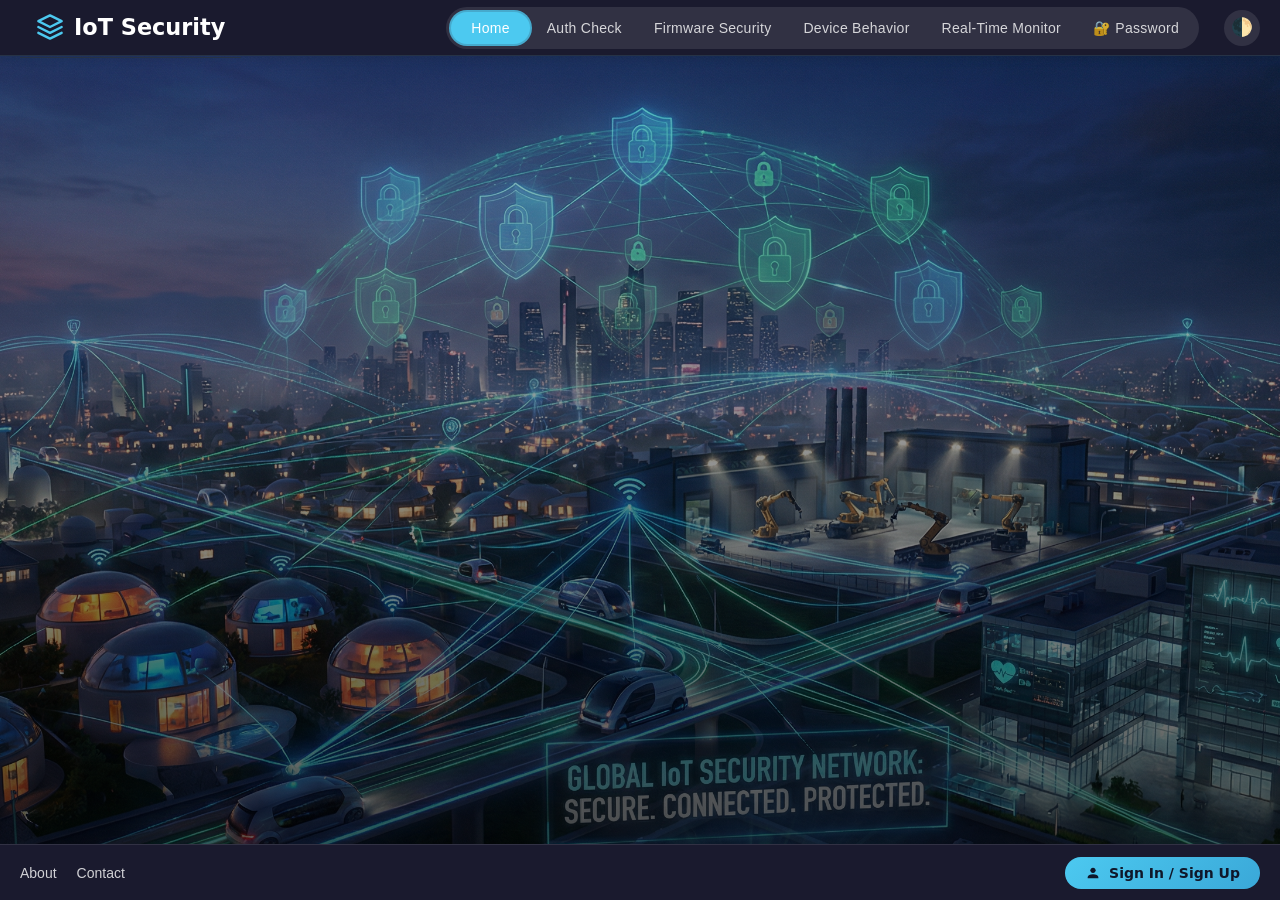
<file: iot-security-dashboard-static/index.html>
<!doctype html>
<html lang="en">
<head>
  <meta charset="utf-8" />
  <meta name="viewport" content="width=device-width, initial-scale=1" />
  <title>IoT Security Dashboard</title>
  <link rel="stylesheet" href="styles.css" />
</head>
<body>
  <div id="app" class="app-grid">
    <header class="topbar" style="background: #1a1a2e; padding: 10px 20px; display: flex; justify-content: space-between; align-items: center; box-shadow: 0 2px 10px rgba(0,0,0,0.1);">
      <div class="brand" style="display: flex; align-items: center; gap: 10px;">
        <svg width="28" height="28" viewBox="0 0 24 24" fill="none" xmlns="http://www.w3.org/2000/svg" style="color: #4cc9f0;">
          <path d="M12 2L2 7L12 12L22 7L12 2Z" stroke="currentColor" stroke-width="2" stroke-linecap="round" stroke-linejoin="round"/>
          <path d="M2 17L12 22L22 17" stroke="currentColor" stroke-width="2" stroke-linecap="round" stroke-linejoin="round"/>
          <path d="M2 12L12 17L22 12" stroke="currentColor" stroke-width="2" stroke-linecap="round" stroke-linejoin="round"/>
        </svg>
        <h1 style="margin: 0; font-size: 1.4rem; font-weight: 600; color: #fff;">IoT Security</h1>
      </div>
      
      <div style="display: flex; align-items: center; gap: 15px;">
        <nav class="nav nav-horizontal" style="background: rgba(255,255,255,0.1); padding: 5px; border-radius: 30px; display: flex; gap: 2px;">
          <button class="nav-btn" data-route="#/home" style="background: #4cc9f0; color: white; border: none; padding: 8px 20px; border-radius: 20px; font-weight: 500; cursor: pointer; font-size: 14px; white-space: nowrap;">
            Home
          </button>
          <button class="nav-btn" data-route="#/auth" style="background: transparent; color: rgba(255,255,255,0.8); border: none; padding: 8px 15px; border-radius: 20px; font-weight: 500; cursor: pointer; font-size: 14px; white-space: nowrap;">
            Auth Check
          </button>
          <button class="nav-btn" data-route="#/firmware" style="background: transparent; color: rgba(255,255,255,0.8); border: none; padding: 8px 15px; border-radius: 20px; font-weight: 500; cursor: pointer; font-size: 14px; white-space: nowrap;">
            Firmware Security
          </button>
          <button class="nav-btn" data-route="#/behavior" style="background: transparent; color: rgba(255,255,255,0.8); border: none; padding: 8px 15px; border-radius: 20px; font-weight: 500; cursor: pointer; font-size: 14px; white-space: nowrap;">
            Device Behavior
          </button>
          <button class="nav-btn" data-route="#/monitor" style="background: transparent; color: rgba(255,255,255,0.8); border: none; padding: 8px 15px; border-radius: 20px; font-weight: 500; cursor: pointer; font-size: 14px; white-space: nowrap;">
            Real-Time Monitor
          </button>
          <button class="nav-btn" data-route="#/password" style="background: transparent; color: rgba(255,255,255,0.8); border: none; padding: 8px 15px; border-radius: 20px; font-weight: 500; cursor: pointer; font-size: 14px; white-space: nowrap; display: flex; align-items: center; gap: 5px;">
            <span>🔐</span> Password
          </button>
        </nav>

        <div style="display: flex; align-items: center; gap: 15px; margin-left: 10px;">
          <button id="theme-toggle" style="background: rgba(255,255,255,0.1); border: none; width: 36px; height: 36px; border-radius: 50%; display: flex; align-items: center; justify-content: center; cursor: pointer; color: #fff; font-size: 1.1rem;">
            🌓
          </button>
        </div>
      </div>
    </header>

    <main class="content" style="padding: 0;">
      <!-- Home (default) -->
      <section id="view-home" class="view" style="margin: 0;">
        <!-- Hero Section with Background Image -->
        <div style="position: relative; width: 100%; height: 100vh; overflow: hidden;">
          <!-- Background Image -->
          <img src="images/image.png" 
               alt="IoT Security Dashboard" 
               style="width: 100%; height: 100%; object-fit: cover; display: block;">
          
          <!-- Content Overlay -->
          <div style="position: absolute; top: 0; left: 0; right: 0; bottom: 0; background: linear-gradient(to bottom, rgba(0,0,0,0.2), rgba(0,0,0,0.7));">
          </div>
        </div>
        
        <!-- Modern Services Section -->
        <div style="background: linear-gradient(135deg, #0f172a 0%, #1e293b 100%); padding: 60px 20px; margin-top: 0;">
          <div style="max-width: 1200px; margin: 0 auto;">
            <div style="text-align: center; margin-bottom: 50px;">
              <span style="display: inline-block; background: rgba(76, 201, 240, 0.15); color: #4cc9f0; font-size: 14px; font-weight: 600; padding: 6px 16px; border-radius: 20px; margin-bottom: 16px;">OUR SERVICES</span>
              <h2 style="color: #fff; font-size: 2.5rem; margin: 0 0 16px 0; line-height: 1.2;">Comprehensive IoT Security Solutions</h2>
              <p style="color: #94a3b8; max-width: 700px; margin: 0 auto; font-size: 1.1rem; line-height: 1.6;">
                Protect your IoT infrastructure with our advanced security services designed to keep your devices and data safe from threats.
              </p>
            </div>
            
            <div style="display: grid; grid-template-columns: repeat(auto-fit, minmax(280px, 1fr)); gap: 24px; margin-top: 40px;">
              <!-- Service Card 1 -->
              <div class="service-card" data-route="#/auth" style="background: rgba(255, 255, 255, 0.03); border: 1px solid rgba(255, 255, 255, 0.08); border-radius: 16px; padding: 32px; transition: all 0.3s ease; cursor: pointer; position: relative; overflow: hidden;">
                <div style="width: 60px; height: 60px; background: rgba(76, 201, 240, 0.1); border-radius: 12px; display: flex; align-items: center; justify-content: center; margin-bottom: 24px;">
                  <span style="font-size: 28px;">🔐</span>
                </div>
                <h3 style="color: #fff; font-size: 1.5rem; margin: 0 0 16px 0;">Authentication Check</h3>
                <p style="color: #94a3b8; margin: 0 0 24px 0; line-height: 1.6;">
                  Secure your devices with robust authentication mechanisms and test credentials against common vulnerabilities.
                </p>
                <div style="display: flex; align-items: center; color: #4cc9f0; font-weight: 600; font-size: 0.95rem;">
                  <span>Explore Service</span>
                  <svg width="20" height="20" viewBox="0 0 24 24" fill="none" xmlns="http://www.w3.org/2000/svg" style="margin-left: 8px;">
                    <path d="M5 12H19M19 12L12 5M19 12L12 19" stroke="currentColor" stroke-width="2" stroke-linecap="round" stroke-linejoin="round"/>
                  </svg>
                </div>
                <div style="position: absolute; top: 0; right: 0; width: 0; height: 0; border-top: 60px solid rgba(76, 201, 240, 0.1); border-left: 60px solid transparent; transition: all 0.3s ease; opacity: 0;"></div>
              </div>
              
              <!-- Service Card 2 -->
              <div class="service-card" data-route="#/firmware" style="background: rgba(255, 255, 255, 0.03); border: 1px solid rgba(255, 255, 255, 0.08); border-radius: 16px; padding: 32px; transition: all 0.3s ease; cursor: pointer; position: relative; overflow: hidden;">
                <div style="width: 60px; height: 60px; background: rgba(34, 211, 238, 0.1); border-radius: 12px; display: flex; align-items: center; justify-content: center; margin-bottom: 24px;">
                  <span style="font-size: 28px;">🔧</span>
                </div>
                <h3 style="color: #fff; font-size: 1.5rem; margin: 0 0 16px 0;">Firmware Security</h3>
                <p style="color: #94a3b8; margin: 0 0 24px 0; line-height: 1.6;">
                  Analyze and secure your device firmware with comprehensive vulnerability scanning and CVE detection.
                </p>
                <div style="display: flex; align-items: center; color: #22d3ee; font-weight: 600; font-size: 0.95rem;">
                  <span>Explore Service</span>
                  <svg width="20" height="20" viewBox="0 0 24 24" fill="none" xmlns="http://www.w3.org/2000/svg" style="margin-left: 8px;">
                    <path d="M5 12H19M19 12L12 5M19 12L12 19" stroke="currentColor" stroke-width="2" stroke-linecap="round" stroke-linejoin="round"/>
                  </svg>
                </div>
                <div style="position: absolute; top: 0; right: 0; width: 0; height: 0; border-top: 60px solid rgba(34, 211, 238, 0.1); border-left: 60px solid transparent; transition: all 0.3s ease; opacity: 0;"></div>
              </div>
              
              <!-- Service Card 3 -->
              <div class="service-card" data-route="#/behavior" style="background: rgba(255, 255, 255, 0.03); border: 1px solid rgba(255, 255, 255, 0.08); border-radius: 16px; padding: 32px; transition: all 0.3s ease; cursor: pointer; position: relative; overflow: hidden;">
                <div style="width: 60px; height: 60px; background: rgba(139, 92, 246, 0.1); border-radius: 12px; display: flex; align-items: center; justify-content: center; margin-bottom: 24px;">
                  <span style="font-size: 28px;">📊</span>
                </div>
                <h3 style="color: #fff; font-size: 1.5rem; margin: 0 0 16px 0;">Device Behavior</h3>
                <p style="color: #94a3b8; margin: 0 0 24px 0; line-height: 1.6;">
                  Monitor and analyze device activities to detect anomalies and potential security threats in real-time.
                </p>
                <div style="display: flex; align-items: center; color: #8b5cf6; font-weight: 600; font-size: 0.95rem;">
                  <span>Explore Service</span>
                  <svg width="20" height="20" viewBox="0 0 24 24" fill="none" xmlns="http://www.w3.org/2000/svg" style="margin-left: 8px;">
                    <path d="M5 12H19M19 12L12 5M19 12L12 19" stroke="currentColor" stroke-width="2" stroke-linecap="round" stroke-linejoin="round"/>
                  </svg>
                </div>
                <div style="position: absolute; top: 0; right: 0; width: 0; height: 0; border-top: 60px solid rgba(139, 92, 246, 0.1); border-left: 60px solid transparent; transition: all 0.3s ease; opacity: 0;"></div>
              </div>
              
              <!-- Service Card 4 -->
              <div class="service-card" data-route="#/monitor" style="background: rgba(255, 255, 255, 0.03); border: 1px solid rgba(255, 255, 255, 0.08); border-radius: 16px; padding: 32px; transition: all 0.3s ease; cursor: pointer; position: relative; overflow: hidden;">
                <div style="width: 60px; height: 60px; background: rgba(16, 185, 129, 0.1); border-radius: 12px; display: flex; align-items: center; justify-content: center; margin-bottom: 24px;">
                  <span style="font-size: 28px;">⚡</span>
                </div>
                <h3 style="color: #fff; font-size: 1.5rem; margin: 0 0 16px 0;">Real-Time Monitor</h3>
                <p style="color: #94a3b8; margin: 0 0 24px 0; line-height: 1.6;">
                  Get instant visibility into your IoT network with our powerful real-time monitoring dashboard.
                </p>
                <div style="display: flex; align-items: center; color: #10b981; font-weight: 600; font-size: 0.95rem;">
                  <span>Explore Service</span>
                  <svg width="20" height="20" viewBox="0 0 24 24" fill="none" xmlns="http://www.w3.org/2000/svg" style="margin-left: 8px;">
                    <path d="M5 12H19M19 12L12 5M19 12L12 19" stroke="currentColor" stroke-width="2" stroke-linecap="round" stroke-linejoin="round"/>
                  </svg>
                </div>
                <div style="position: absolute; top: 0; right: 0; width: 0; height: 0; border-top: 60px solid rgba(16, 185, 129, 0.1); border-left: 60px solid transparent; transition: all 0.3s ease; opacity: 0;"></div>
              </div>
            </div>
            
            <!-- Stats Section -->
            <div style="display: grid; grid-template-columns: repeat(auto-fit, minmax(200px, 1fr)); gap: 20px; margin-top: 80px; padding-top: 40px; border-top: 1px solid rgba(255, 255, 255, 0.08);">
              <div style="text-align: center;">
                <div style="font-size: 2.5rem; font-weight: 700; color: #4cc9f0; margin-bottom: 8px;">99.9%</div>
                <p style="color: #94a3b8; margin: 0; font-size: 0.95rem;">Uptime</p>
              </div>
              <div style="text-align: center;">
                <div style="font-size: 2.5rem; font-weight: 700; color: #4cc9f0; margin-bottom: 8px;">24/7</div>
                <p style="color: #94a3b8; margin: 0; font-size: 0.95rem;">Monitoring</p>
              </div>
              <div style="text-align: center;">
                <div style="font-size: 2.5rem; font-weight: 700; color: #4cc9f0; margin-bottom: 8px;">1000+</div>
                <p style="color: #94a3b8; margin: 0; font-size: 0.95rem;">Devices Secured</p>
              </div>
              <div style="text-align: center;">
                <div style="font-size: 2.5rem; font-weight: 700; color: #4cc9f0; margin-bottom: 8px;">50+</div>
                <p style="color: #94a3b8; margin: 0; font-size: 0.95rem;">Security Experts</p>
              </div>
            </div>
          
          </div>
        </div>
      </section>

      <!-- Authen Check -->
      <section id="view-auth" class="view">
        <h1>Authentication Check</h1>

        <div class="auth-layout">
          <div class="auth-side">
            <!-- Security Check Panel -->
            <div class="panel auth-panel">
              <h3>🔒 Security Check - Default Credentials Test</h3>
              <p style="color:var(--muted); margin-bottom:16px; font-size:14px;">
                Test if device accepts default credentials (admin/admin)
              </p>
              <div style="margin-bottom:16px;">
                <label style="display:block; margin-bottom:8px; font-weight:600;">Target URL</label>
                <input id="sec-target-url" type="text" placeholder="https://192.168.1.1" value="https://192.168.1.1" class="input" style="width:100%; max-width:500px;" />
              </div>
              <div style="display:flex; gap:8px; align-items:center;">
                <button id="sec-check-btn" class="ghost">🔍 Check Security</button>
                <span id="sec-loading" style="display:none; color: var(--muted);">Checking...</span>
              </div>
              <div id="sec-result" style="margin-top:16px; display:none;"></div>
            </div>

            <!-- Advanced Scan Panel -->
            <div class="panel auth-panel">
              <h3>🔍 Advanced Scan - Ports & Vulnerabilities</h3>
              <p style="color:var(--muted); margin-bottom:16px; font-size:14px;">
                Scan for open ports and common IoT vulnerabilities
              </p>
              <div style="margin-bottom:16px;">
                <label style="display:block; margin-bottom:8px; font-weight:600;">Target URL</label>
                <input id="adv-target-url" type="text" placeholder="https://192.168.1.1" value="https://192.168.1.1" class="input" style="width:100%; max-width:500px;" />
              </div>
              <div style="display:flex; gap:8px; align-items:center;">
                <button id="adv-scan-btn" class="ghost">🔍 Start Advanced Scan</button>
                <span id="adv-loading" style="display:none; color: var(--muted);">Scanning ports...</span>
              </div>
              <div id="adv-result" style="margin-top:16px; display:none;"></div>
            </div>

            <!-- MQTT Security Test Panel -->
            <div class="panel auth-panel">
              <h3>📡 MQTT Security Test</h3>
              <p style="color:var(--muted); margin-bottom:16px; font-size:14px;">
                Test MQTT broker for security vulnerabilities
              </p>
              <div style="display:grid; grid-template-columns: 2fr 1fr; gap:12px; margin-bottom:16px;">
                <div>
                  <label style="display:block; margin-bottom:8px; font-weight:600;">MQTT Host</label>
                  <input id="mqtt-host" type="text" placeholder="localhost or test.mosquitto.org" value="test.mosquitto.org" class="input" style="width:100%;" />
                </div>
                <div>
                  <label style="display:block; margin-bottom:8px; font-weight:600;">Port</label>
                  <input id="mqtt-port" type="number" placeholder="1883" value="1883" class="input" style="width:100%;" />
                </div>
              </div>
              <div style="display:flex; gap:8px; align-items:center;">
                <button id="mqtt-test-btn" class="ghost">🔍 Test MQTT Security</button>
                <span id="mqtt-loading" style="display:none; color: var(--muted);">Testing...</span>
              </div>
              <div id="mqtt-result" style="margin-top:16px; display:none;"></div>
            </div>

            <!-- CoAP Security Test Panel -->
            <div class="panel auth-panel">
              <h3>🌐 CoAP Security Test (with DTLS)</h3>
              <p style="color:var(--muted); margin-bottom:16px; font-size:14px;">
                Test CoAP server for security vulnerabilities and DTLS encryption
              </p>
              <div style="display:grid; grid-template-columns: 2fr 1fr; gap:12px; margin-bottom:16px;">
                <div>
                  <label style="display:block; margin-bottom:8px; font-weight:600;">CoAP Host</label>
                  <input id="coap-host" type="text" placeholder="coap.me or localhost" value="coap.me" class="input" style="width:100%;" />
                </div>
                <div>
                  <label style="display:block; margin-bottom:8px; font-weight:600;">Port</label>
                  <input id="coap-port" type="number" placeholder="5683" value="5683" class="input" style="width:100%;" />
                </div>
              </div>
              <div style="display:flex; gap:8px; align-items:center;">
                <button id="coap-test-btn" class="ghost">🔍 Test CoAP Security</button>
                <span id="coap-loading" style="display:none; color: var(--muted);">Testing...</span>
              </div>
              <div id="coap-result" style="margin-top:16px; display:none;"></div>
            </div>
          </div>

          <div class="auth-main">
            <div class="cards">
              <div class="card">
                <h2>Devices</h2>
                <p class="kpi" id="kpi-devices">--</p>
              </div>
              <div class="card">
                <h2>Authenticated</h2>
                <p class="kpi" id="kpi-auth">--</p>
              </div>
              <div class="card">
                <h2>Failed Attempts</h2>
                <p class="kpi warn" id="kpi-fail">--</p>
              </div>
            </div>

            <div class="panel auth-events-panel">
              <h3>Recent Auth Events</h3>
              <ul id="auth-events" class="list"></ul>
            </div>
          </div>
        </div>
      </section>

      <!-- Firmware Security -->
      <section id="view-firmware" class="view">
        <h1>Firmware Security</h1>
        <div class="fw-layout">
          <div class="panel fw-cve">
          <h3>CVE Search</h3>
          <div style="display:flex; gap:8px; align-items:center; flex-wrap:wrap;">
            <input id="cve-query" type="text" placeholder="e.g., CVE-2024-12345 or keyword" class="input" />
            <button id="cve-search-btn" class="ghost">Search</button>
            <span id="cve-loading" style="display:none; color: var(--muted);">Loading...</span>
          </div>
          <div id="cve-results" class="list" style="margin-top:8px; max-height:220px; overflow:auto;"></div>
          </div>
          <div class="panel fw-extract">
          <h3>Extract Firmware</h3>
          <div style="display:flex; gap:8px; align-items:center; flex-wrap:wrap;">
            <input id="fw-file" type="file" style="display:none;" />
            <button id="fw-pick-btn" class="ghost">extract firmware</button>
            <span id="fw-file-name" style="color: var(--muted);"></span>
            <button id="fw-scan-btn" class="ghost" disabled>scan</button>
            <span id="fw-scan-status" style="color: var(--muted);"></span>
          </div>
          </div>
          <div class="panel fw-scan">
          <h3>Scan Results</h3>
          <div style="display:grid; grid-template-columns: 1fr 1fr; gap:12px;">
            <div>
              <h4 style="margin:0 0 6px 0;">Findings</h4>
              <div id="fw-findings" class="list" style="max-height:220px; overflow:auto;"></div>
            </div>
            <div>
              <h4 style="margin:0 0 6px 0;">CVEs</h4>
              <div id="fw-cves" class="list" style="max-height:220px; overflow:auto;"></div>
            </div>
          </div>
          </div>
          <div class="panel fw-status">
          <h3>Firmware Status</h3>
          <table class="table">
            <thead>
              <tr>
                <th>Device</th>
                <th>Version</th>
                <th>Last Update</th>
              </tr>
            </thead>
            <tbody id="fw-table"></tbody>
          </table>
          </div>

        <!-- Firmware Tampering Prevention -->
          <div class="panel fw-integrity">
          <h3>🛡️ Firmware Integrity Verification</h3>
          <p style="color:var(--muted); margin-bottom:16px; font-size:14px;">
            Verify firmware integrity using cryptographic hash comparison
          </p>
          <div style="display:grid; grid-template-columns: 1fr 1fr; gap:12px; margin-bottom:16px;">
            <div>
              <label style="display:block; margin-bottom:8px; font-weight:600;">Device ID</label>
              <input id="integrity-device-id" type="text" placeholder="device_001" value="device_001" class="input" style="width:100%;" />
            </div>
            <div>
              <label style="display:block; margin-bottom:8px; font-weight:600;">Firmware File</label>
              <input id="integrity-file" type="file" style="display:none;" />
              <button id="integrity-pick-btn" class="ghost" style="width:100%;">📁 Choose File</button>
              <span id="integrity-file-name" style="color: var(--muted); font-size:12px; display:block; margin-top:4px;"></span>
            </div>
          </div>
          <div style="display:flex; gap:8px; align-items:center;">
            <button id="integrity-verify-btn" class="ghost" disabled>🔍 Verify Integrity</button>
            <button id="integrity-baseline-btn" class="ghost" disabled>✅ Update Baseline</button>
            <span id="integrity-loading" style="display:none; color: var(--muted);">Processing...</span>
          </div>
          <div id="integrity-result" style="margin-top:16px; display:none;"></div>
          </div>

          <div class="panel fw-rollback">
          <h3>🔄 Version Rollback Protection</h3>
          <p style="color:var(--muted); margin-bottom:16px; font-size:14px;">
            Prevent downgrade attacks by blocking older firmware versions
          </p>
          <div style="display:grid; grid-template-columns: 1fr 1fr; gap:12px; margin-bottom:16px;">
            <div>
              <label style="display:block; margin-bottom:8px; font-weight:600;">Device ID</label>
              <input id="version-device-id" type="text" placeholder="device_001" value="device_001" class="input" style="width:100%;" />
            </div>
            <div>
              <label style="display:block; margin-bottom:8px; font-weight:600;">New Version</label>
              <input id="version-new" type="text" placeholder="2.5.1" class="input" style="width:100%;" />
            </div>
          </div>
          <div style="display:flex; gap:8px; align-items:center;">
            <button id="version-check-btn" class="ghost">🔍 Check Version</button>
            <button id="version-history-btn" class="ghost">📜 View History</button>
            <span id="version-loading" style="display:none; color: var(--muted);">Checking...</span>
          </div>
          <div id="version-result" style="margin-top:16px; display:none;"></div>
          </div>

          <div class="panel fw-secureboot">
          <h3>🔐 Secure Boot Status</h3>
          <p style="color:var(--muted); margin-bottom:16px; font-size:14px;">
            Check if secure boot is enabled to prevent unauthorized bootloaders
          </p>
          <button id="secureboot-check-btn" class="ghost">🔍 Check Secure Boot</button>
          <div id="secureboot-result" style="margin-top:16px; display:none;"></div>
          </div>

          <div class="panel fw-alerts">
          <h3>⚠️ Tampering Alerts</h3>
          <div style="display:flex; justify-content:space-between; align-items:center; margin-bottom:12px;">
            <span style="color:var(--muted); font-size:14px;">Recent firmware tampering attempts</span>
            <button id="alerts-refresh-btn" class="ghost" style="padding:6px 12px; font-size:13px;">🔄 Refresh</button>
          </div>
          <div id="tampering-alerts" class="list" style="max-height:300px; overflow:auto;"></div>
          </div>
        </div>
      </section>

      <!-- Real-Time Monitor -->
      <section id="view-monitor" class="view">
        <h1>Real-Time Monitor</h1>
        
        <!-- IP Monitoring Section -->
        <div class="panel ip-monitor-panel">
          <h3>IP Monitoring</h3>
          <div style="display: flex; gap: 10px; margin-bottom: 10px;">
              <input 
                  type="text" 
                  id="ipInput" 
                  placeholder="Enter IP address to monitor" 
                  class="input" style="flex: 1;"
              >
              <button 
                  onclick="sendToN8N()" 
                  class="ghost"
              >
                  Send to n8n
              </button>
          </div>
          <div id="ipStatus" style="font-size: 14px; color: #94a3b8;"></div>
        </div>
        <div class="panel">
          <canvas id="rt-chart" width="900" height="260" class="canvas"></canvas>
        </div>
        <div class="cards">
          <div class="card"><h2>Alerts</h2><p class="kpi warn" id="kpi-alerts">--</p></div>
        </div>
        <div class="panel">
          <h3>Alert Log</h3>
          <div id="alert-log" style="height:140px; overflow:auto; background:var(--panel); padding:8px; border-radius:8px;"></div>
        </div>

        <div class="panel" style="margin-bottom: 20px;">
          <h3>ML Model Analysis</h3>
          <p style="color: var(--muted); margin-bottom: 16px;">
            View detailed threat analysis and predictions from our ML model
          </p>
          <a href="http://192.168.1.9:5001" target="_blank" class="ghost" style="display: flex; align-items: center; gap: 8px; text-decoration: none; padding: 8px 16px;">
            <span>Open ML Model Analysis</span>
            <span>➔</span>
          </a>
        </div>

        <div class="panel">
          <h3>Threat Actions</h3>
          <div style="display:flex; align-items:center; gap:8px; margin-bottom:10px;">
            <span>Auto-block malicious IPs:</span>
            <button id="auto-block-toggle" class="ghost">OFF</button>
            <span id="auto-block-status" style="color: var(--muted);">Disabled</span>
          </div>
          <table class="table">
            <thead>
              <tr>
                <th>Time</th>
                <th>IP</th>
                <th>Severity</th>
                <th>Reason</th>
                <th>Action</th>
              </tr>
            </thead>
            <tbody id="threats-table"></tbody>
          </table>
        </div>
      </section>

      <!-- Password Checker -->
      <section id="view-password" class="view">
        <h1>🔐 Password Strength Checker</h1>
        <div class="panel">
          <p style="color: var(--muted); margin-bottom: 20px;">
            Test your password strength and get recommendations to improve security.
          </p>
          
          <div style="max-width: 700px;">
            <label style="display: block; margin-bottom: 10px; font-weight: 600; font-size: 15px;">
              Enter Password
            </label>
            <div style="display: flex; gap: 10px; align-items: center; margin-bottom: 20px;">
              <input 
                id="pwd-input" 
                type="password" 
                placeholder="Type your password here..." 
                class="input" 
                style="flex: 1; font-size: 16px; padding: 12px 16px;"
              />
              <button id="pwd-toggle-visibility" class="ghost" style="padding: 12px 16px; font-size: 20px;">👁️</button>
            </div>

            <div id="pwd-result" style="display: none;">
              <div style="background: var(--card); border: 2px solid var(--border); border-radius: 12px; padding: 20px; margin-bottom: 20px;">
                <div style="display: flex; justify-content: space-between; align-items: center; margin-bottom: 16px;">
                  <h3 style="margin: 0;">Strength Level</h3>
                  <span id="pwd-strength" style="font-size: 24px; font-weight: 700; padding: 8px 20px; border-radius: 8px;">-</span>
                </div>
                <div style="margin-bottom: 12px;">
                  <div style="height: 8px; background: var(--border); border-radius: 999px; overflow: hidden;">
                    <div id="pwd-bar" style="height: 100%; width: 0%; background: var(--muted); transition: all 0.3s ease;"></div>
                  </div>
                </div>
                <p id="pwd-score" style="color: var(--muted); margin: 0; font-size: 14px;"></p>
              </div>

              <div style="display: grid; grid-template-columns: 1fr 1fr; gap: 20px;">
                <div style="background: var(--card); border: 1px solid var(--border); border-radius: 12px; padding: 20px;">
                  <h3 style="margin-top: 0;">Security Analysis</h3>
                  <ul id="pwd-details" style="list-style: none; padding: 0; margin: 0; display: grid; gap: 10px;">
                  </ul>
                </div>

                <div id="pwd-suggestions" style="background: var(--card); border: 1px solid var(--border); border-radius: 12px; padding: 20px; display: none;">
                  <h3 style="margin-top: 0; color: var(--warn);">⚠️ Recommendations</h3>
                  <ul id="pwd-suggestions-list" style="list-style: none; padding: 0; margin: 0; display: grid; gap: 8px;">
                  </ul>
                </div>
              </div>
            </div>

            <div id="pwd-empty" style="text-align: center; padding: 40px; color: var(--muted);">
              <div style="font-size: 48px; margin-bottom: 16px;">🔒</div>
              <p>Enter a password above to check its strength</p>
            </div>
          </div>
        </div>
      </section>

      <!-- Device Behavior -->
      <section id="view-behavior" class="view">
        <h1>Device Behavior</h1>
        <div class="cards behavior-cards">
          <div class="card">
            <h2>CPU Usage</h2>
            <p class="kpi" id="beh-kpi-cpu">--%</p>
            <span class="kpi-meta" id="beh-cpu-updated">--</span>
          </div>
          <div class="card">
            <h2>Memory Usage</h2>
            <p class="kpi" id="beh-kpi-memory">--%</p>
            <span class="kpi-meta" id="beh-memory-updated">--</span>
          </div>
          <div class="card">
            <h2>Auth Alerts</h2>
            <p class="kpi warn" id="beh-kpi-auth">--</p>
            <span class="kpi-meta">Last 15 min</span>
          </div>
          <div class="card">
            <h2>File Events</h2>
            <p class="kpi bad" id="beh-kpi-files">--</p>
            <span class="kpi-meta">Last 15 min</span>
          </div>
        </div>

        <div class="panel">
          <h3>Resource Snapshot</h3>
          <div class="resource-grid">
            <div class="resource-item">
              <span class="resource-value" id="beh-cpu-meter">--%</span>
              <span class="resource-label">CPU</span>
            </div>
            <div class="resource-item">
              <span class="resource-value" id="beh-memory-meter">--%</span>
              <span class="resource-label">Memory</span>
            </div>
            <div class="resource-item">
              <span class="resource-value" id="beh-process-count">--</span>
              <span class="resource-label">New Processes</span>
            </div>
            <div class="resource-item">
              <span class="resource-value" id="beh-port-count">--</span>
              <span class="resource-label">Listening Ports</span>
            </div>
          </div>
          <div class="resource-footer" id="beh-resource-updated">Last update --</div>
        </div>

        <div class="panel">
          <h3>Live Events</h3>
          <div class="behavior-grid">
            <div class="behavior-column">
              <h4>Processes</h4>
              <ul class="list log-list" id="beh-processes"></ul>
            </div>
            <div class="behavior-column">
              <h4>Open Ports</h4>
              <ul class="list log-list" id="beh-ports"></ul>
            </div>
            <div class="behavior-column">
              <h4>Auth Alerts</h4>
              <ul class="list log-list" id="beh-auth"></ul>
            </div>
            <div class="behavior-column">
              <h4>File Changes</h4>
              <ul class="list log-list" id="beh-files"></ul>
            </div>
          </div>
        </div>

        <div class="panel">
          <h3>System Watch</h3>
          <div class="behavior-grid">
            <div class="behavior-column">
              <h4>New Users</h4>
              <ul class="list log-list" id="beh-users"></ul>
            </div>
            <div class="behavior-column">
              <h4>SSH Config</h4>
              <ul class="list log-list" id="beh-ssh"></ul>
            </div>
            <div class="behavior-column">
              <h4>Crontab Checks</h4>
              <ul class="list log-list" id="beh-cron"></ul>
            </div>
            <div class="behavior-column">
              <h4>Outbound Connections</h4>
              <ul class="list log-list" id="beh-outbound"></ul>
            </div>
          </div>
        </div>
      </section>
    </main>

    <footer class="bottombar" style="padding: 10px 20px; background: #1a1a2e; border-top: 1px solid rgba(255,255,255,0.1);">
      <div style="display: flex; justify-content: space-between; align-items: center; width: 100%;">
        <div class="footer-links" style="display: flex; gap: 20px;">
          <button class="footer-nav-btn" data-section="about" style="background: none; border: none; color: rgba(255,255,255,0.8); cursor: pointer; font-size: 14px; padding: 8px 0;">About</button>
          <button class="footer-nav-btn" data-section="contact" style="background: none; border: none; color: rgba(255,255,255,0.8); cursor: pointer; font-size: 14px; padding: 8px 0;">Contact</button>
        </div>
        <div id="auth-container" style="display: flex; align-items: center; gap: 10px;">
          <span id="user-email" style="color: #fff; font-size: 14px; display: none;"></span>
          <a id="auth-button" href="auth.html" style="background: linear-gradient(135deg, #4cc9f0 0%, #3aa8d8 100%); color: #0f172a; border: none; padding: 8px 20px; border-radius: 30px; font-weight: 600; cursor: pointer; font-size: 14px; text-decoration: none; transition: all 0.3s ease; display: flex; align-items: center; gap: 8px;">
            <svg width="16" height="16" viewBox="0 0 24 24" fill="none" xmlns="http://www.w3.org/2000/svg">
              <path d="M12 12C14.2091 12 16 10.2091 16 8C16 5.79086 14.2091 4 12 4C9.79086 4 8 5.79086 8 8C8 10.2091 9.79086 12 12 12Z" fill="currentColor"/>
              <path d="M12 14C7.58172 14 4 15.7909 4 18V20H20V18C20 15.7909 16.4183 14 12 14Z" fill="currentColor"/>
            </svg>
            <span>Sign In / Sign Up</span>
          </a>
          <button id="signout-btn" style="background: rgba(255, 255, 255, 0.1); border: 1px solid rgba(255, 255, 255, 0.2); color: #fff; border-radius: 20px; padding: 8px 16px; font-size: 14px; cursor: pointer; display: none; align-items: center; gap: 6px;">
            <svg width="14" height="14" viewBox="0 0 24 24" fill="none" xmlns="http://www.w3.org/2000/svg">
              <path d="M9 21H5C4.46957 21 3.96086 20.7893 3.58579 20.4142C3.21071 20.0391 3 19.5304 3 19V5C3 4.46957 3.21071 3.96086 3.58579 3.58579C3.96086 3.21071 4.46957 3 5 3H9" stroke="currentColor" stroke-width="2" stroke-linecap="round" stroke-linejoin="round"/>
              <path d="M16 17L21 12L16 7" stroke="currentColor" stroke-width="2" stroke-linecap="round" stroke-linejoin="round"/>
              <path d="M21 12H9" stroke="currentColor" stroke-width="2" stroke-linecap="round" stroke-linejoin="round"/>
            </svg>
            Sign Out
          </button>
        </div>
      </div>
    </footer>
    
    <script>
      document.addEventListener('DOMContentLoaded', function() {
        const authButton = document.getElementById('auth-button');
        const userEmail = document.getElementById('user-email');
        const signoutBtn = document.getElementById('signout-btn');
        
        // Check if user is already logged in
        const savedUser = localStorage.getItem('iotDashboardUser');
        if (savedUser) {
          try {
            const user = JSON.parse(savedUser);
            updateUserDisplay(user.email || user.username || 'User');
          } catch (e) {
            console.error('Error parsing user data:', e);
            localStorage.removeItem('iotDashboardUser');
          }
        }
        
        // Listen for login event from auth page
        window.addEventListener('storage', function(e) {
          if (e.key === 'iotDashboardUser') {
            if (e.newValue) {
              try {
                const user = JSON.parse(e.newValue);
                updateUserDisplay(user.email || user.username || 'User');
              } catch (e) {
                console.error('Error parsing user data from storage:', e);
              }
            } else {
              // User logged out
              if (authButton) authButton.style.display = 'flex';
              if (userEmail) userEmail.style.display = 'none';
              if (signoutBtn) signoutBtn.style.display = 'none';
            }
          }
        });
        
        // Handle sign out
        if (signoutBtn) {
          signoutBtn.addEventListener('click', function() {
            if (confirm('Are you sure you want to sign out?')) {
              localStorage.removeItem('iotDashboardUser');
              if (authButton) authButton.style.display = 'flex';
              if (userEmail) userEmail.style.display = 'none';
              if (signoutBtn) signoutBtn.style.display = 'none';
            }
          });
        }
        
        function updateUserDisplay(email) {
          if (userEmail) {
            userEmail.textContent = email;
            userEmail.style.display = 'inline';
          }
          if (authButton) authButton.style.display = 'none';
          if (signoutBtn) signoutBtn.style.display = 'flex';
        }
      });
    </script>
  </div>

  <!-- About Section -->
  <div id="about-section" class="modal" style="display: none;">
    <div class="modal-content">
      <span class="close-btn">&times;</span>
      <h2>About Ahmed Alaa</h2>
      <div style="display: flex; align-items: center; gap: 20px; margin: 20px 0;">
        <div style="width: 40px; height: 40px; border-radius: 50%; background: linear-gradient(135deg, #4facfe 0%, #00f2fe 100%); display: flex; align-items: center; justify-content: center; font-size: 20px; color: white; flex-shrink: 0;">
          AA
        </div>
        <div>
          <h3 style="margin: 0 0 5px 0; color: var(--accent);">Ahmed Alaa</h3>
          <p style="margin: 0; color: var(--muted);">Junior Cybersecurity & IoT Specialist</p>
          <div style="margin-top: 10px; display: flex; gap: 10px;">
            <a href="#" style="color: var(--accent); text-decoration: none; font-size: 20px;" title="LinkedIn">💼</a>
            <a href="#" style="color: var(--accent); text-decoration: none; font-size: 20px;" title="GitHub">💻</a>
            <a href="#" style="color: var(--accent); text-decoration: none; font-size: 20px;" title="Twitter">🐦</a>
          </div>
        </div>
      </div>
      <div style="margin-top: 20px; line-height: 1.6;">
        <p>Hello! I'm Ahmed Alaa, an aspiring cybersecurity professional with a strong interest in IoT security and penetration testing. I'm passionate about learning and growing in the field of cybersecurity, with a focus on secure system architecture and threat mitigation.</p>
        <p>Currently developing my skills in identifying vulnerabilities and implementing security measures, I'm eager to contribute to the field of IoT security and help create safer connected systems.</p>
        <div style="margin-top: 20px; background: var(--card); padding: 15px; border-radius: 10px; border-left: 4px solid var(--accent);">
          <h4 style="margin: 0 0 10px 0; color: var(--accent);">Areas of Expertise:</h4>
          <ul style="margin: 0; padding-left: 20px;">
            <li>IoT Security Architecture</li>
            <li>Penetration Testing</li>
            <li>Threat Modeling</li>
            <li>Secure Coding Practices</li>
            <li>Incident Response</li>
          </ul>
        </div>
      </div>
    </div>
  </div>

  <!-- Contact Section -->
  <div id="contact-section" class="modal" style="display: none;">
    <div class="modal-content">
      <span class="close-btn">&times;</span>
      <h2>Contact Me</h2>
      <p>For any inquiries or collaboration, feel free to reach out:</p>
      <p style="margin: 20px 0;">
        <span style="display: flex; align-items: center; gap: 10px;">
          <span style="font-size: 24px;">📧</span>
          <a href="mailto:ahmed2004alaa1@gmail.com" style="color: var(--accent); text-decoration: none; word-break: break-all;">
            ahmed2004alaa1@gmail.com
          </a>
        </span>
      </p>
    </div>
  </div>

  <script src="app.js"></script>
  <script>
    // Modal functionality
    document.addEventListener('DOMContentLoaded', function() {
      // Get modal elements
      const aboutModal = document.getElementById('about-section');
      const contactModal = document.getElementById('contact-section');
      const closeButtons = document.querySelectorAll('.close-btn');
      const aboutBtn = document.querySelector('[data-section="about"]');
      const contactBtn = document.querySelector('[data-section="contact"]');

      // Function to open modal
      function openModal(modal) {
        modal.style.display = 'flex';
        document.body.style.overflow = 'hidden'; // Prevent scrolling when modal is open
      }

      // Function to close modal
      function closeModal(modal) {
        modal.style.display = 'none';
        document.body.style.overflow = 'auto'; // Re-enable scrolling
      }

      // Open About modal
      if (aboutBtn) {
        aboutBtn.addEventListener('click', function() {
          openModal(aboutModal);
        });
      }

      // Open Contact modal
      if (contactBtn) {
        contactBtn.addEventListener('click', function() {
          openModal(contactModal);
        });
      }

      // Close modals when clicking the close button
      closeButtons.forEach(button => {
        button.addEventListener('click', function() {
          const modal = this.closest('.modal');
          closeModal(modal);
        });
      });

      // Close modal when clicking outside the modal content
      window.addEventListener('click', function(event) {
        if (event.target.classList.contains('modal')) {
          closeModal(event.target);
        }
      });

      // Close modals with Escape key
      document.addEventListener('keydown', function(event) {
        if (event.key === 'Escape') {
          document.querySelectorAll('.modal').forEach(modal => {
            closeModal(modal);
          });
        }
      });
    });

    // Add click handlers for service cards
    document.addEventListener('DOMContentLoaded', function() {
      // Get all service cards
      const serviceCards = document.querySelectorAll('.service-card');
      
      // Add click event to each card
      serviceCards.forEach(card => {
        card.addEventListener('click', function() {
          const route = this.getAttribute('data-route');
          if (route) {
            // Use the existing navigation function
            if (typeof window.navigate === 'function') {
              window.navigate(route);
            } else {
              // Fallback in case the navigate function isn't available
              window.location.hash = route;
            }
          }
        });
        
        // Add hover effect
        card.addEventListener('mouseenter', function() {
          this.style.transform = 'translateY(-5px)';
          this.style.boxShadow = '0 10px 20px rgba(0,0,0,0.1)';
        });
        
        card.addEventListener('mouseleave', function() {
          this.style.transform = 'translateY(0)';
          this.style.boxShadow = 'none';
        });
      });
    });
  </script>
  <script>
    // Webhook URL
    const webhookURL = 'http://localhost:5678/webhook-test/1bc6856c-42fc-4984-b3f8-d9c6c2125f8c';

    // Function to send IP to webhook
    async function sendToN8N() {
        const ipInput = document.getElementById('ipInput');
        const ip = ipInput.value.trim();
        
        // Validate IP format
        const ipRegex = /^(\d{1,3}\.){3}\d{1,3}$/;
        if (!ipRegex.test(ip)) {
            alert('Please enter a valid IP address');
            return;
        }

        try {
            // Send GET request with IP as query parameter
            const response = await fetch(`${webhookURL}?ip=${encodeURIComponent(ip)}`, {
                method: 'GET',
                headers: {
                    'Accept': 'application/json'
                }
            });

            // Log response to console
            const responseData = await response.json().catch(() => ({}));
            console.log('Webhook response:', responseData);

            if (response.ok) {
                alert('IP sent to webhook!');
                
                // Update the status display if it exists
                const ipStatus = document.getElementById('ipStatus');
                if (ipStatus) {
                    ipStatus.textContent = `Sent: ${ip}`;
                    ipStatus.style.color = '#4ade80';
                }
                
                // Log to the alert log if it exists
                const alertLog = document.getElementById('alert-log');
                if (alertLog) {
                    const logEntry = document.createElement('div');
                    logEntry.style.padding = '8px';
                    logEntry.style.borderBottom = '1px solid rgba(255,255,255,0.1)';
                    logEntry.innerHTML = `
                        <span style="color: #94a3b8;">${new Date().toLocaleTimeString()}</span> - 
                        <span>Sent to webhook: ${ip}</span>
                    `;
                    alertLog.prepend(logEntry);
                    
                    // Update alerts counter if it exists
                    const alertsCounter = document.getElementById('kpi-alerts');
                    if (alertsCounter) {
                        const currentCount = parseInt(alertsCounter.textContent) || 0;
                        alertsCounter.textContent = currentCount + 1;
                    }
                }
            } else {
                throw new Error('Failed to send IP');
            }
        } catch (error) {
            console.error('Error:', error);
            alert('Error sending IP');
            
            // Update status display on error if it exists
            const ipStatus = document.getElementById('ipStatus');
            if (ipStatus) {
                ipStatus.textContent = 'Error sending IP';
                ipStatus.style.color = '#f87171';
            }
        }
    }
  // Firmware Integrity Verification
  document.addEventListener('DOMContentLoaded', function() {
    const integrityFileInput = document.getElementById('integrity-file');
    const integrityPickBtn = document.getElementById('integrity-pick-btn');
    const integrityFileName = document.getElementById('integrity-file-name');
    const integrityVerifyBtn = document.getElementById('integrity-verify-btn');
    const integrityBaselineBtn = document.getElementById('integrity-baseline-btn');
    const integrityLoading = document.getElementById('integrity-loading');
    const integrityResult = document.getElementById('integrity-result');
    const deviceIdInput = document.getElementById('integrity-device-id');

    let currentFile = null;

    // Handle file selection
    integrityPickBtn.addEventListener('click', () => integrityFileInput.click());
    
    integrityFileInput.addEventListener('change', (e) => {
      if (e.target.files.length > 0) {
        currentFile = e.target.files[0];
        integrityFileName.textContent = currentFile.name;
        integrityVerifyBtn.disabled = false;
        integrityBaselineBtn.disabled = false;
      }
    });

    // Handle Update Baseline button click
    integrityBaselineBtn.addEventListener('click', async () => {
      if (!currentFile) {
        showResult('Please select a file first', 'error');
        return;
      }

      const deviceId = deviceIdInput.value.trim();
      if (!deviceId) {
        showResult('Please enter a device ID', 'error');
        return;
      }

      integrityLoading.style.display = 'inline';
      integrityBaselineBtn.disabled = true;

      try {
        // First, calculate the file hash
        const fileBuffer = await readFileAsArrayBuffer(currentFile);
        const hashBuffer = await crypto.subtle.digest('SHA-256', fileBuffer);
        const hashArray = Array.from(new Uint8Array(hashBuffer));
        const hashHex = hashArray.map(b => b.toString(16).padStart(2, '0')).join('');

        // Send to your API
        const response = await fetch('http://localhost:5000/api/firmware/baseline', {
          method: 'POST',
          headers: {
            'Content-Type': 'application/json',
          },
          body: JSON.stringify({
            device_id: deviceId,
            baseline_hash: hashHex,
            firmware_version: currentFile.name // Using filename as version for simplicity
          })
        });

        const result = await response.json();
        
        if (result.ok) {
          showResult(`✅ Baseline updated successfully! (ID: ${result.id})`, 'success');
        } else {
          showResult(`❌ Error: ${result.error || 'Failed to update baseline'}`, 'error');
        }
      } catch (error) {
        console.error('Error:', error);
        showResult(`❌ Error: ${error.message}`, 'error');
      } finally {
        integrityLoading.style.display = 'none';
        integrityBaselineBtn.disabled = false;
      }
    });

    // Helper function to read file as ArrayBuffer
    function readFileAsArrayBuffer(file) {
      return new Promise((resolve, reject) => {
        const reader = new FileReader();
        reader.onload = () => resolve(reader.result);
        reader.onerror = reject;
        reader.readAsArrayBuffer(file);
      });
    }

    // Helper function to show results
    function showResult(message, type = 'info') {
      integrityResult.textContent = message;
      integrityResult.style.color = type === 'error' ? '#ff6b6b' : '#51cf66';
      integrityResult.style.display = 'block';
      
      // Scroll to result
      integrityResult.scrollIntoView({ behavior: 'smooth', block: 'nearest' });
    }
  });

  </script>
</body>
</html>
</file>
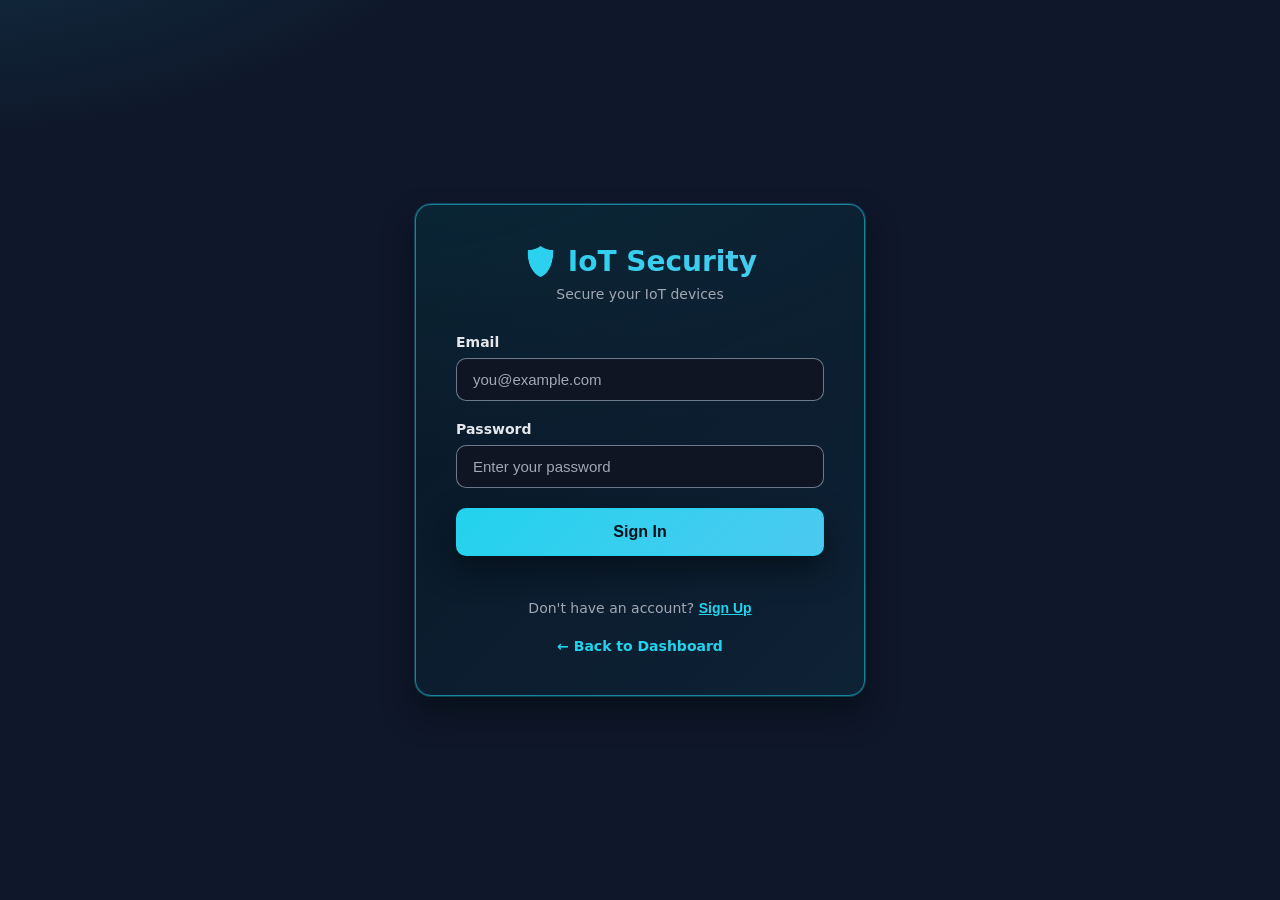
<file: iot-security-dashboard-static/auth.html>
<!doctype html>
<html lang="en">
<head>
  <meta charset="utf-8" />
  <meta name="viewport" content="width=device-width, initial-scale=1" />
  <title>Authentication - IoT Security Dashboard</title>
  <link rel="stylesheet" href="styles.css" />
  <style>
    .auth-container {
      min-height: 100vh;
      display: flex;
      align-items: center;
      justify-content: center;
      background:
        radial-gradient(1200px 600px at -10% -20%, rgba(34, 211, 238, 0.18) 0%, rgba(34, 211, 238, 0) 55%),
        radial-gradient(900px 500px at 110% 120%, rgba(15, 23, 42, 0.95) 0%, rgba(15, 23, 42, 1) 60%),
        #020617;
      padding: 20px;
    }
    
    .auth-card {
      background: radial-gradient(1200px 600px at -10% -20%, rgba(34, 211, 238, 0.10) 0%, rgba(34, 211, 238, 0) 60%),
                  linear-gradient(135deg, #081726 0%, #0e2236 100%);
      border: 1px solid rgba(34, 211, 238, 0.55);
      border-radius: 16px;
      padding: 40px;
      max-width: 450px;
      width: 100%;
      box-shadow: 0 0 0 1px rgba(34, 211, 238, 0.25), 0 18px 30px rgba(6, 15, 24, 0.85);
    }
    
    .auth-header {
      text-align: center;
      margin-bottom: 32px;
    }
    
    .auth-header h1 {
      font-size: 28px;
      margin: 0 0 8px 0;
      background: linear-gradient(90deg, #22d3ee, #4cc9f0);
      -webkit-background-clip: text;
      background-clip: text;
      color: transparent;
    }
    
    .auth-header p {
      color: var(--muted);
      font-size: 14px;
      margin: 0;
    }
    
    .auth-form {
      display: flex;
      flex-direction: column;
      gap: 20px;
    }
    
    .form-group {
      display: flex;
      flex-direction: column;
      gap: 8px;
    }
    
    .form-group label {
      font-weight: 600;
      font-size: 14px;
      color: var(--text);
    }
    
    .form-group input {
      background: var(--card);
      color: var(--text);
      border: 1px solid rgba(148, 163, 184, 0.7);
      padding: 12px 16px;
      border-radius: 10px;
      font-size: 15px;
      outline: none;
      transition: all 0.2s ease;
    }
    
    .form-group input:focus {
      border-color: #22d3ee;
      box-shadow: 0 0 0 2px rgba(34, 211, 238, 0.35);
    }
    
    .form-group input::placeholder {
      color: var(--muted);
    }
    
    .password-requirements {
      font-size: 12px;
      color: var(--muted);
      line-height: 1.5;
      padding: 12px;
      background: var(--card);
      border-radius: 8px;
      border-left: 3px solid var(--accent);
    }
    
    .password-requirements ul {
      margin: 4px 0 0 0;
      padding-left: 20px;
    }
    
    .password-requirements li {
      margin: 2px 0;
    }
    
    .btn-primary {
      background: linear-gradient(135deg, #22d3ee, #4cc9f0);
      color: #04111b;
      border: 1px solid rgba(34, 211, 238, 0.7);
      padding: 14px 20px;
      border-radius: 10px;
      font-size: 16px;
      font-weight: 600;
      cursor: pointer;
      width: 100%;
      box-shadow: 0 14px 30px rgba(6, 15, 24, 0.85);
      transition: all 0.2s ease;
    }
    
    .btn-primary:hover {
      background: linear-gradient(135deg, #4cc9f0, #22d3ee);
      transform: translateY(-2px);
      box-shadow: 0 18px 36px rgba(6, 15, 24, 0.95);
    }
    
    .btn-primary:disabled {
      opacity: 0.6;
      cursor: not-allowed;
      transform: none;
    }
    
    .toggle-form {
      text-align: center;
      margin-top: 24px;
      color: var(--muted);
      font-size: 14px;
    }
    
    .toggle-form button {
      background: none;
      border: none;
      color: #22d3ee;
      font-weight: 600;
      cursor: pointer;
      text-decoration: underline;
      padding: 0;
      font-size: 14px;
    }
    
    .toggle-form button:hover {
      color: #4cc9f0;
    }
    
    .message {
      padding: 12px 16px;
      border-radius: 10px;
      font-size: 14px;
      margin-bottom: 20px;
      display: none;
    }
    
    .message.success {
      background: rgba(16, 185, 129, 0.1);
      border: 1px solid var(--ok);
      color: var(--ok);
    }
    
    .message.error {
      background: rgba(239, 68, 68, 0.1);
      border: 1px solid var(--danger);
      color: var(--danger);
    }
    
    .back-link {
      text-align: center;
      margin-top: 20px;
    }
    
    .back-link a {
      color: #22d3ee;
      text-decoration: none;
      font-size: 14px;
      font-weight: 600;
    }
    
    .back-link a:hover {
      text-decoration: underline;
    }
    
    .form-hidden {
      display: none;
    }
  </style>
</head>
<body>
  <div class="auth-container">
    <div class="auth-card">
      <div class="auth-header">
        <h1>🛡️ IoT Security</h1>
        <p id="auth-subtitle">Secure your IoT devices</p>
      </div>
      
      <div id="message" class="message"></div>
      
      <!-- Sign In Form -->
      <form id="signin-form" class="auth-form">
        <div class="form-group">
          <label for="signin-email">Email</label>
          <input 
            type="email" 
            id="signin-email" 
            name="email" 
            placeholder="you@example.com" 
            required 
            autocomplete="email"
          />
        </div>
        
        <div class="form-group">
          <label for="signin-password">Password</label>
          <input 
            type="password" 
            id="signin-password" 
            name="password" 
            placeholder="Enter your password" 
            required 
            autocomplete="current-password"
          />
        </div>
        
        <button type="submit" class="btn-primary" id="signin-btn">
          Sign In
        </button>
        
        <div class="toggle-form">
          Don't have an account? 
          <button type="button" id="show-signup">Sign Up</button>
        </div>
      </form>
      
      <!-- Sign Up Form -->
      <form id="signup-form" class="auth-form form-hidden">
        <div class="form-group">
          <label for="signup-username">Username</label>
          <input 
            type="text" 
            id="signup-username" 
            name="username" 
            placeholder="Choose a username" 
            required 
            autocomplete="username"
          />
        </div>
        
        <div class="form-group">
          <label for="signup-email">Email</label>
          <input 
            type="email" 
            id="signup-email" 
            name="email" 
            placeholder="you@example.com" 
            required 
            autocomplete="email"
          />
        </div>
        
        <div class="form-group">
          <label for="signup-password">Password</label>
          <input 
            type="password" 
            id="signup-password" 
            name="password" 
            placeholder="Create a strong password" 
            required 
            autocomplete="new-password"
          />
        </div>
        
        <div class="form-group">
          <label for="signup-confirm-password">Confirm Password</label>
          <input 
            type="password" 
            id="signup-confirm-password" 
            name="confirm_password" 
            placeholder="Re-enter your password" 
            required 
            autocomplete="new-password"
          />
        </div>
        
        <div class="password-requirements">
          <strong>Password Requirements:</strong>
          <ul>
            <li>At least 8 characters long</li>
            <li>Contains letters (a-z, A-Z)</li>
            <li>Contains numbers (0-9)</li>
            <li>Contains special characters (!@#$%^&*...)</li>
          </ul>
        </div>
        
        <button type="submit" class="btn-primary" id="signup-btn">
          Sign Up
        </button>
        
        <div class="toggle-form">
          Already have an account? 
          <button type="button" id="show-signin">Sign In</button>
        </div>
      </form>
      
      <div class="back-link">
        <a href="index.html">← Back to Dashboard</a>
      </div>
    </div>
  </div>
  
  <script src="auth.js"></script>
</body>
</html>
</file>
<file: iot-security-dashboard-static/styles.css>
/* Theme variables */
:root {
  --bg: #0b0f16;
  --bg-elev: #121826;
  --bg-hover: #1a2233;
  --text: #e5e7eb;
  --muted: #a1a7b3;
  --accent: #22d3ee;
  --ok: #10b981;
  --warn: #f59e0b;
  --danger: #ef4444;
  --card: #0f1522;
  --border: #263246;
}

.light {
  --bg: #f6f7fb;
  --bg-elev: #ffffff;
  --bg-hover: #edf0f7;
  --text: #0f1629;
  --muted: #4b5563;
  --accent: #22d3ee;
  --ok: #059669;
  --warn: #b45309;
  --danger: #b91c1c;
  --card: #ffffff;
  --border: #e5e7eb;
}

/* Reset */
* { box-sizing: border-box; }
html, body, #app { height: 100%; }
body {
  margin: 0; font-family: ui-sans-serif, system-ui, -apple-system, Segoe UI, Roboto, Ubuntu, Cantarell, Noto Sans, Arial, "Apple Color Emoji", "Segoe UI Emoji";
  color: var(--text); background: var(--bg);
}

/* App Grid */
.app-grid {
  display: grid;
  grid-template-rows: 56px 1fr 56px;
  grid-template-columns: 1fr;
  grid-template-areas:
    "topbar"
    "content"
    "bottombar";
  height: 100%;
}
.topbar { grid-area: topbar; position: sticky; top: 0; z-index: 20; background: var(--bg-elev); border-bottom: 1px solid var(--border); display: flex; align-items: center; justify-content: space-between; padding: 0 16px; }
.content { grid-area: content; padding: 20px 24px 80px; overflow: auto; }
.bottombar { grid-area: bottombar; background: var(--bg-elev); border-top: 1px solid var(--border); height: 56px; display: flex; align-items: center; justify-content: space-between; padding: 0 16px; position: sticky; bottom: 0; }

/* Sidebar */
.brand { display: flex; align-items: center; gap: 10px; padding: 16px; border-bottom: 1px solid var(--border); }
.brand-icon { font-size: 18px; }
.brand-name { font-weight: 700; letter-spacing: .2px; }
.nav { padding: 12px; display: flex; gap: 8px; }
.nav-horizontal { padding: 0; }
.nav-btn { text-align: left; width: 100%; background: transparent; color: var(--text); border: 1px solid var(--border); padding: 10px 12px; border-radius: 10px; cursor: pointer; transition: .15s ease; }
.nav-btn:hover { background: var(--bg-hover); transform: translateY(-1px); }
.nav-btn.active {
  background-color: #4cc9f0;
  color: #ffffff;
  border-color: #4cc9f0;
  box-shadow: 0 0 0 2px rgba(76, 201, 240, 0.8);
}

/* Horizontal nav buttons should size to content */
.nav-horizontal .nav-btn { width: auto; text-align: center; }

/* Topbar modern tweaks (keep same colors from HTML inline styles) */
.topbar {
  box-shadow: 0 10px 30px rgba(0, 0, 0, 0.45);
  backdrop-filter: blur(6px);
}

.nav-horizontal {
  align-items: center;
  gap: 4px;
}

.nav-horizontal .nav-btn {
  border-radius: 999px;
  padding-inline: 18px;
  font-size: 13px;
  font-weight: 500;
  letter-spacing: 0.02em;
  transition: transform 0.18s ease, box-shadow 0.18s ease, background-color 0.18s ease, color 0.18s ease;
}

.nav-horizontal .nav-btn:hover {
  background-color: #4cc9f0;
  color: #ffffff;
  transform: translateY(-1px);
  box-shadow: 0 6px 14px rgba(0, 0, 0, 0.35);
}

/* Theme toggle button in header (match modern pill style) */
header .brand + div #theme-toggle,
#theme-toggle {
  transition: transform 0.18s ease, box-shadow 0.18s ease, background-color 0.18s ease;
}

#theme-toggle:hover {
  transform: translateY(-1px) scale(1.03);
  box-shadow: 0 10px 22px rgba(0, 0, 0, 0.5);
}

/* Content */
h1 { margin: 0 0 14px; font-size: 22px; }
h2 { margin: 0 0 6px; font-size: 14px; font-weight: 600; color: var(--muted); }
h3 { margin: 10px 0; font-size: 16px; }
.view { display: none; }
.view.active { display: block; }

.cards { display: grid; grid-template-columns: repeat(3, minmax(0, 1fr)); gap: 12px; margin: 12px 0; }
.card { 
  background: var(--card); 
  border: 1px solid var(--border); 
  border-radius: 14px; 
  padding: 14px; 
  transition: all 0.3s ease;
  transform: translateY(0);
  box-shadow: 0 4px 6px rgba(0, 0, 0, 0.1);
}

.card:hover {
  transform: translateY(-5px);
  box-shadow: 0 12px 20px rgba(0, 0, 0, 0.2);
  border-color: var(--accent);
}

/* Add a subtle pulse animation on hover */
@keyframes pulse {
  0% { transform: scale(1); }
  50% { transform: scale(1.02); }
  100% { transform: scale(1); }
}

.card:hover {
  animation: pulse 1.5s infinite;
}

/* Home page feature cards */
#view-home .panel > div > div {
  background: var(--card);
  border: 1px solid var(--border);
  border-radius: 12px;
  padding: 20px;
  transition: all 0.3s ease;
  transform: translateY(0);
  box-shadow: 0 4px 6px rgba(0, 0, 0, 0.1);
  cursor: pointer;
}

#view-home .panel > div > div:hover {
  transform: translateY(-5px);
  box-shadow: 0 12px 20px rgba(0, 0, 0, 0.2);
  border-color: var(--accent);
  animation: pulse 1.5s infinite;
}
.kpi { font-size: 24px; font-weight: 700; }
.kpi.ok { color: var(--ok); }
.kpi.warn { color: var(--warn); }
.kpi.bad { color: var(--danger); }
.kpi-meta { display: block; margin-top: 6px; font-size: 12px; color: var(--muted); }

.behavior-cards { grid-template-columns: repeat(auto-fit, minmax(140px, 1fr)); }

.resource-grid { display: grid; grid-template-columns: repeat(auto-fit, minmax(140px, 1fr)); gap: 12px; margin-top: 12px; }
.resource-item { display: flex; flex-direction: column; align-items: flex-start; gap: 4px; padding: 12px; background: var(--card); border: 1px solid var(--border); border-radius: 12px; }
.resource-value { font-size: 22px; font-weight: 700; }
.resource-label { font-size: 12px; color: var(--muted); text-transform: uppercase; letter-spacing: 0.08em; }
.resource-footer { margin-top: 12px; font-size: 12px; color: var(--muted); }

.behavior-grid { display: grid; grid-template-columns: repeat(auto-fit, minmax(200px, 1fr)); gap: 12px; }
.behavior-column { background: var(--card); border: 1px solid var(--border); border-radius: 12px; padding: 12px; display: flex; flex-direction: column; gap: 10px; }
.behavior-column h4 { margin: 0; font-size: 14px; font-weight: 600; color: var(--muted); }
.log-list { max-height: 240px; overflow: auto; }
.log-list li { display: flex; flex-direction: column; gap: 4px; align-items: flex-start; }

/* Generic panels used across all views */
.panel {
  background: radial-gradient(1200px 600px at -10% -20%, rgba(34, 211, 238, 0.10) 0%, rgba(34, 211, 238, 0) 60%),
              linear-gradient(135deg, #081726 0%, #0e2236 100%);
  border: 1px solid rgba(34, 211, 238, 0.55);
  border-radius: 16px;
  padding: 14px;
  margin: 14px 0;
  box-shadow: 0 0 0 1px rgba(34, 211, 238, 0.25), 0 18px 30px rgba(6, 15, 24, 0.75);
}

.panel h3 {
  background: linear-gradient(90deg, #22d3ee, #4cc9f0);
  -webkit-background-clip: text;
  background-clip: text;
  color: transparent;
  padding-bottom: 10px;
  margin-bottom: 12px;
  border-bottom: 1px solid rgba(15, 23, 42, 0.8);
}

.list li {
  background: rgba(8, 23, 38, 0.7);
  border-color: rgba(34, 211, 238, 0.25);
}

.table th {
  color: #c7d2fe;
  background: linear-gradient(90deg, rgba(34, 211, 238, 0.08), rgba(76, 201, 240, 0.05));
}

.table tr:hover {
  background: rgba(34, 211, 238, 0.06);
}

.input:focus {
  box-shadow: 0 0 0 2px rgba(34, 211, 238, 0.35);
  border-color: #22d3ee;
}

.ghost:hover {
  background: linear-gradient(135deg, #22d3ee, #4cc9f0);
  border-color: #22d3ee;
  color: #04111b;
  transform: translateY(-1px) scale(1.02);
  box-shadow: 0 8px 20px rgba(15, 23, 42, 0.9);
}

#view-auth h1 {
  display: flex;
  align-items: center;
  gap: 8px;
  font-size: 24px;
}

#view-auth h1::before {
  content: "";
  width: 6px;
  height: 24px;
  border-radius: 999px;
  background: linear-gradient(180deg, #4cc9f0, #4361ee);
}

#view-auth .cards {
  margin-top: 16px;
  margin-bottom: 20px;
}

#view-auth .card {
  background: radial-gradient(circle at top left, rgba(76, 201, 240, 0.08), transparent 55%),
              var(--card);
}

/* Common header style for panels */
.panel h3 {
  display: flex;
  align-items: center;
  gap: 6px;
  padding-bottom: 10px;
  margin-bottom: 12px;
  border-bottom: 1px solid rgba(15, 23, 42, 0.85);
  color: var(--accent);
  background: none;
}

#view-auth label {
  color: var(--text);
}

/* Buttons - global ghost style (used in multiple views) */
.ghost {
  background: rgba(15, 23, 42, 0.7);
  color: var(--text);
  border: 1px solid rgba(148, 163, 184, 0.6);
  padding: 8px 18px;
  border-radius: 999px;
  cursor: pointer;
  text-decoration: none;
  display: inline-flex;
  align-items: center;
  gap: 6px;
  font-size: 13px;
  font-weight: 500;
  transition: transform 0.18s ease, box-shadow 0.18s ease,
              background-color 0.18s ease, border-color 0.18s ease,
              color 0.18s ease;
}

.ghost:hover {
  background: linear-gradient(135deg, #22d3ee, #4cc9f0);
  border-color: #22d3ee;
  color: #04111b;
  transform: translateY(-1px) scale(1.02);
  box-shadow: 0 8px 20px rgba(15, 23, 42, 0.9);
}

/* New layout for Authentication view */
#view-auth .auth-layout {
  display: grid;
  grid-template-columns: minmax(0, 2fr) minmax(0, 2.2fr);
  gap: 18px;
  align-items: flex-start;
  margin-top: 18px;
}

#view-auth .auth-main {
  display: flex;
  flex-direction: column;
  gap: 16px;
}

#view-auth .auth-side {
  display: flex;
  flex-direction: column;
  gap: 14px;
}

#view-auth .auth-events-panel {
  min-height: 220px;
}

@media (max-width: 900px) {
  #view-auth .auth-layout {
    grid-template-columns: 1fr;
  }
}

/* ========================= */
/* Firmware page - Redesign  */
/* ========================= */
#view-firmware { padding-top: 8px; }

#view-firmware h1 {
  display: flex;
  align-items: center;
  gap: 8px;
  font-size: 24px;
}
#view-firmware h1::before {
  content: "🧩";
  font-size: 20px;
}

/* Layout */
#view-firmware .fw-layout {
  display: grid;
  grid-template-columns: minmax(0, 1.6fr) minmax(0, 2.4fr);
  gap: 20px;
  align-items: start;
}
#view-firmware .fw-col { display: flex; flex-direction: column; gap: 16px; }
#view-firmware .fw-left { min-width: 0; }
#view-firmware .fw-right { min-width: 0; }

@media (max-width: 1000px) {
  #view-firmware .fw-layout { grid-template-columns: 1fr; }
}

/* Panels: a distinct look vs other pages */
#view-firmware .panel {
  background: radial-gradient(1200px 600px at -10% -20%, rgba(34, 211, 238, 0.10) 0%, rgba(34, 211, 238, 0) 60%),
              linear-gradient(135deg, #081726 0%, #0e2236 100%);
  border: 1px solid rgba(34, 211, 238, 0.55);
  box-shadow: 0 0 0 1px rgba(34, 211, 238, 0.25), 0 18px 30px rgba(6, 15, 24, 0.75);
  border-radius: 16px;
}
#view-firmware .panel h3 {
  color: var(--accent);
  background: none;
  padding-bottom: 10px;
  margin-bottom: 12px;
  border-bottom: 1px solid rgba(15, 23, 42, 0.8);
}

/* Lists inside firmware */
#view-firmware .list li {
  background: rgba(8, 23, 38, 0.7);
  border-color: rgba(34, 211, 238, 0.25);
}

/* Table tweaks */
#view-firmware .table th {
  color: #c7d2fe;
  background: linear-gradient(90deg, rgba(34, 211, 238, 0.08), rgba(76, 201, 240, 0.05));
}
#view-firmware .table tr:hover { background: rgba(34, 211, 238, 0.06); }

/* Inputs focus color aligned with firmware accent */
#view-firmware .input:focus {
  box-shadow: 0 0 0 2px rgba(34, 211, 238, 0.35);
  border-color: #22d3ee;
}

/* Buttons inside firmware: keep pill, add subtle gradient on hover */
#view-firmware .ghost { background: rgba(8, 23, 38, 0.75); border-color: rgba(148, 163, 184, 0.55); }
#view-firmware .ghost:hover {
  background: linear-gradient(135deg, #22d3ee, #4cc9f0);
  border-color: #22d3ee;
  color: #04111b;
}

/* Modal Styles */
.modal {
  display: none;
  position: fixed;
  z-index: 1000;
  left: 0;
  top: 0;
  width: 100%;
  height: 100%;
  background-color: rgba(0, 0, 0, 0.7);
  backdrop-filter: blur(5px);
  display: flex;
  justify-content: center;
  align-items: center;
}

.modal-content {
  background: var(--bg-elev);
  padding: 30px;
  border-radius: 14px;
  max-width: 500px;
  width: 90%;
  position: relative;
  border: 1px solid var(--border);
  box-shadow: 0 10px 40px rgba(0, 0, 0, 0.3);
  animation: modalFadeIn 0.3s ease-out;
}

@keyframes modalFadeIn {
  from { opacity: 0; transform: translateY(-20px); }
  to { opacity: 1; transform: translateY(0); }
}

.close-btn {
  position: absolute;
  right: 20px;
  top: 20px;
  font-size: 24px;
  font-weight: bold;
  color: var(--muted);
  cursor: pointer;
  transition: color 0.2s ease;
}

.close-btn:hover {
  color: var(--text);
}

.footer-nav-btn {
  background: none;
  border: none;
  color: var(--muted);
  font-size: 14px;
  cursor: pointer;
  padding: 8px 12px;
  border-radius: 6px;
  transition: all 0.2s ease;
}

.footer-nav-btn:hover {
  background: var(--bg-hover);
  color: var(--text);
}

@media (max-width: 768px) {
  .modal-content {
    width: 95%;
    padding: 20px;
  }
}
.list { list-style: none; padding: 0; margin: 0; display: grid; gap: 8px; }
.list li { display: flex; justify-content: space-between; gap: 10px; background: rgba(8, 23, 38, 0.7); border: 1px solid rgba(34, 211, 238, 0.25); padding: 10px; border-radius: 10px; }

.table { width: 100%; border-collapse: collapse; }
.table th, .table td { text-align: left; padding: 10px; border-bottom: 1px solid var(--border); }
.table th { color: #c7d2fe; background: linear-gradient(90deg, rgba(34, 211, 238, 0.08), rgba(76, 201, 240, 0.05)); }
.table tr:hover { background: rgba(34, 211, 238, 0.06); }

.canvas { width: 100%; height: 260px; display: block; background: var(--card); border: 1px solid var(--border); border-radius: 12px; }

/* Bottom bar */
.status { display: flex; align-items: center; gap: 8px; color: var(--muted); }
.dot { width: 10px; height: 10px; border-radius: 999px; background: var(--danger); box-shadow: 0 0 0 2px rgba(239, 68, 68, 0.25); }
.actions { display: flex; gap: 8px; }

/* Password Checker */
.password-checker { 
  display: flex; 
  align-items: center; 
  gap: 8px; 
  flex: 1;
}
.password-checker label {
  white-space: nowrap;
}
.password-checker #pwd-strength {
  transition: all 0.3s ease;
}
.password-checker #pwd-score {
  font-size: 13px;
}

/* Inputs */
.input {
  background: var(--card);
  color: var(--text);
  border: 1px solid var(--border);
  padding: 8px 10px;
  border-radius: 10px;
  outline: none;
  min-width: 260px;
}
.input:focus { box-shadow: 0 0 0 2px rgba(34, 211, 238, 0.35); border-color: #22d3ee; }
.input::placeholder { color: var(--muted); }

/* Responsive */
@media (max-width: 900px) {
  .nav-horizontal { flex-wrap: wrap; }
  .cards { grid-template-columns: 1fr; }
}
</file>
